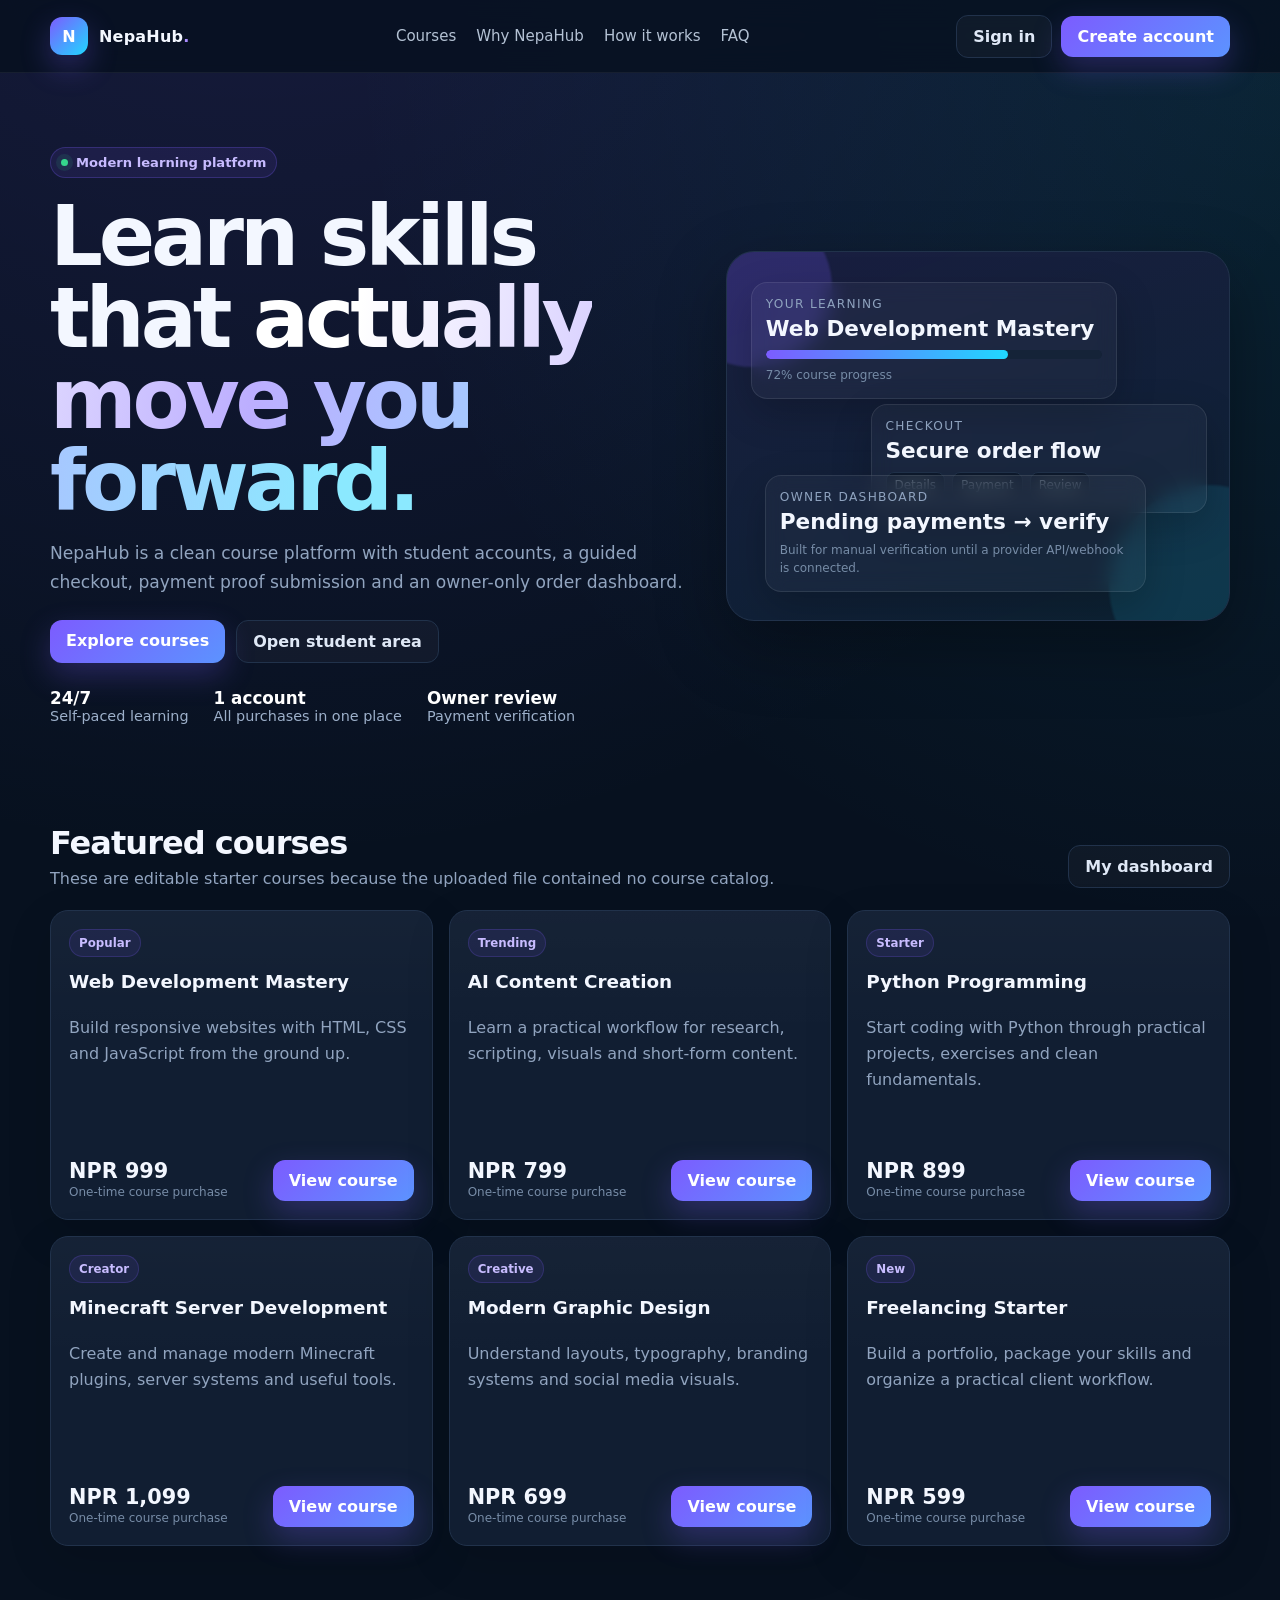
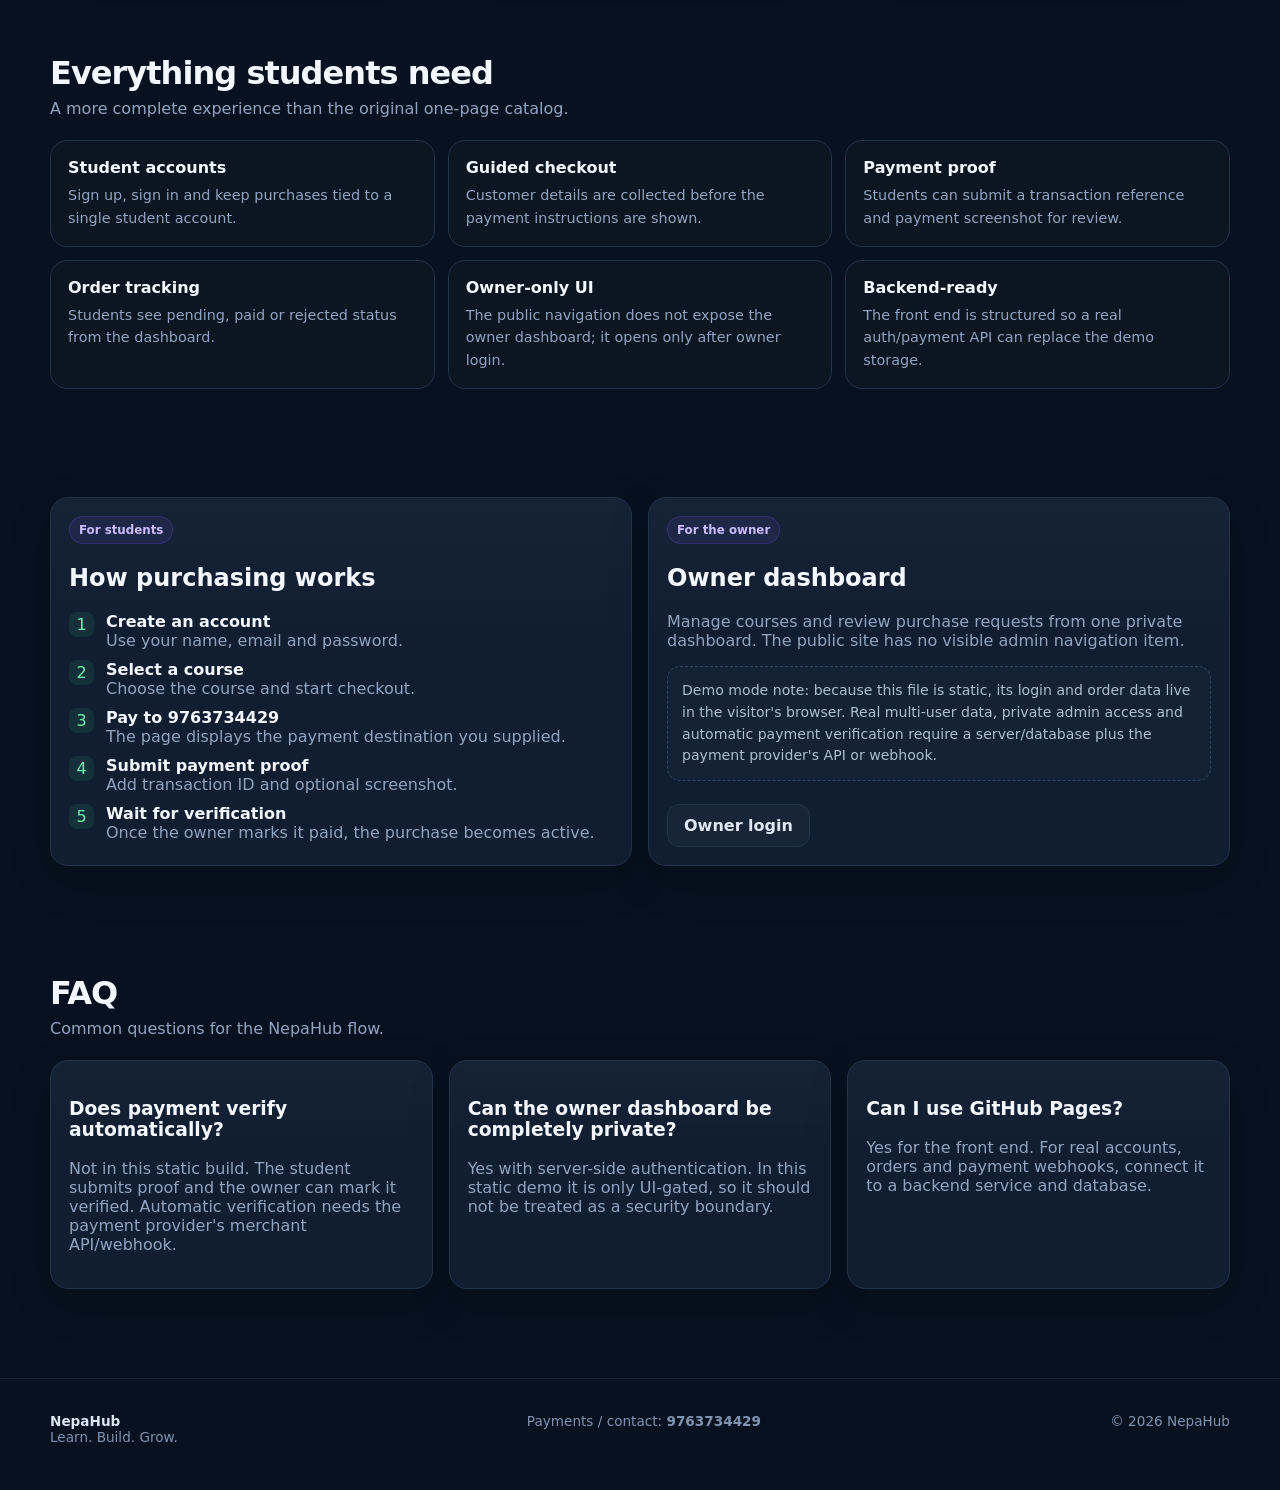
<file: nepahub.html>
<!DOCTYPE html>
<html lang="en">
<head>
<meta charset="UTF-8">
<meta name="viewport" content="width=device-width, initial-scale=1, viewport-fit=cover">
<meta name="theme-color" content="#07111f">
<meta name="description" content="NepaHub — modern online courses, secure checkout flow, student dashboard and owner dashboard.">
<title>NepaHub — Learn. Build. Grow.</title>
<style>
:root{--bg:#07111f;--bg2:#0d1728;--card:#111e32;--card2:#0b1626;--text:#f3f7ff;--muted:#91a4bf;--line:#21324b;--primary:#7c5cff;--primary2:#20d7ff;--good:#35d68c;--warn:#ffca63;--bad:#ff6b7a;--shadow:0 24px 70px rgba(0,0,0,.32);--radius:20px;--max:1180px}
*{box-sizing:border-box}html{scroll-behavior:smooth;scroll-padding-top:84px}body{margin:0;background:radial-gradient(circle at 20% -10%,rgba(124,92,255,.16),transparent 33%),radial-gradient(circle at 100% 0%,rgba(32,215,255,.10),transparent 28%),var(--bg);color:var(--text);font-family:Inter,system-ui,-apple-system,Segoe UI,Roboto,Arial,sans-serif}a{text-decoration:none;color:inherit}button,input,textarea,select{font:inherit}button{cursor:pointer}
.container{width:min(var(--max),calc(100% - 34px));margin:auto}.topbar{position:sticky;top:0;z-index:50;background:rgba(7,17,31,.82);backdrop-filter:blur(15px);border-bottom:1px solid rgba(255,255,255,.06)}.nav{height:72px;display:flex;align-items:center;justify-content:space-between;gap:18px}.brand{display:flex;align-items:center;gap:11px;font-weight:900;letter-spacing:.2px}.brand-mark{width:38px;height:38px;border-radius:12px;background:linear-gradient(135deg,var(--primary),var(--primary2));display:grid;place-items:center;color:white;box-shadow:0 12px 30px rgba(124,92,255,.30)}.brand span{color:#a98cff}.navlinks{display:flex;gap:20px;color:#b4c2d4;font-size:.94rem}.navlinks a:hover{color:#fff}.nav-actions{display:flex;gap:9px;align-items:center}.btn{border:none;border-radius:12px;padding:11px 16px;font-weight:800;transition:.2s transform,.2s box-shadow,.2s opacity}.btn:hover{transform:translateY(-1px)}.btn-primary{color:#fff;background:linear-gradient(135deg,var(--primary),#5c93ff);box-shadow:0 12px 30px rgba(124,92,255,.26)}.btn-ghost{color:#dfe8f6;background:rgba(255,255,255,.03);border:1px solid var(--line)}.btn-danger{background:rgba(255,107,122,.10);color:#ff9aa5;border:1px solid rgba(255,107,122,.22)}.btn-good{background:rgba(53,214,140,.10);color:#6ef0ae;border:1px solid rgba(53,214,140,.22)}.hide{display:none!important}
.hero{padding:74px 0 46px}.hero-grid{display:grid;grid-template-columns:1.12fr .88fr;gap:34px;align-items:center}.eyebrow{display:inline-flex;align-items:center;gap:8px;padding:7px 10px;border-radius:999px;background:rgba(124,92,255,.10);border:1px solid rgba(124,92,255,.25);color:#c7bbff;font-size:.82rem;font-weight:800}.dot{width:7px;height:7px;border-radius:50%;background:var(--good);box-shadow:0 0 0 5px rgba(53,214,140,.10)}h1{font-size:clamp(2.4rem,7vw,5.2rem);line-height:.98;margin:18px 0 17px;letter-spacing:-.05em}.gradient{background:linear-gradient(100deg,#fff 10%,#bcaeff 48%,#8be9ff 92%);-webkit-background-clip:text;background-clip:text;color:transparent}.hero p{max-width:650px;color:var(--muted);font-size:1.07rem;line-height:1.7}.hero-cta{display:flex;gap:11px;flex-wrap:wrap;margin-top:23px}.hero-stats{display:flex;gap:25px;flex-wrap:wrap;margin-top:25px;color:#9db0ca;font-size:.9rem}.hero-stats strong{display:block;color:#fff;font-size:1.05rem}.hero-art{min-height:370px;border-radius:28px;border:1px solid var(--line);background:linear-gradient(160deg,rgba(124,92,255,.12),rgba(32,215,255,.06)),var(--card2);box-shadow:var(--shadow);padding:18px;position:relative;overflow:hidden}.orb{position:absolute;border-radius:50%;filter:blur(1px)}.orb.a{width:160px;height:160px;background:rgba(124,92,255,.22);left:-55px;top:-45px}.orb.b{width:200px;height:200px;background:rgba(32,215,255,.12);right:-80px;bottom:-65px}.floating{position:absolute;border:1px solid rgba(255,255,255,.09);background:rgba(255,255,255,.035);backdrop-filter:blur(10px);border-radius:16px;padding:14px;box-shadow:0 14px 40px rgba(0,0,0,.20)}.f1{left:24px;top:30px;width:73%}.f2{right:22px;top:152px;width:67%}.f3{left:38px;bottom:28px;width:76%}.mini-title{font-size:.76rem;color:#8fa3bf;text-transform:uppercase;letter-spacing:.11em}.mini-big{font-size:1.35rem;font-weight:900;margin-top:5px}.progress{height:9px;background:#152338;border-radius:99px;overflow:hidden;margin-top:9px}.progress i{display:block;height:100%;width:72%;background:linear-gradient(90deg,var(--primary),var(--primary2));border-radius:99px}.chip-row{display:flex;flex-wrap:wrap;gap:7px;margin-top:9px}.chip{font-size:.75rem;color:#b9c7d9;background:#0d1a2d;border:1px solid var(--line);padding:5px 8px;border-radius:8px}
.section{padding:54px 0}.section-head{display:flex;justify-content:space-between;gap:18px;align-items:end;margin-bottom:22px}.section-head h2{font-size:2rem;margin:0;letter-spacing:-.03em}.section-head p{color:var(--muted);margin:7px 0 0}.grid{display:grid;grid-template-columns:repeat(3,1fr);gap:16px}.card{background:linear-gradient(180deg,rgba(255,255,255,.018),transparent 40%),var(--card);border:1px solid var(--line);border-radius:18px;padding:18px;box-shadow:0 15px 45px rgba(0,0,0,.13)}.course-card{display:flex;flex-direction:column;min-height:310px}.badge{display:inline-flex;width:max-content;padding:6px 9px;border-radius:999px;background:rgba(124,92,255,.10);border:1px solid rgba(124,92,255,.20);color:#c8bcff;font-size:.74rem;font-weight:800}.course-card h3{margin:14px 0 7px;font-size:1.15rem}.course-card p{color:var(--muted);line-height:1.6;min-height:70px}.price{font-size:1.3rem;font-weight:900}.course-footer{display:flex;justify-content:space-between;gap:10px;align-items:center;margin-top:auto}.features{display:grid;grid-template-columns:repeat(3,1fr);gap:13px}.feature{padding:17px;border:1px solid var(--line);border-radius:17px;background:rgba(255,255,255,.018)}.feature b{display:block;margin-bottom:7px}.feature span{color:var(--muted);line-height:1.55;font-size:.9rem}.split{display:grid;grid-template-columns:1fr 1fr;gap:16px}.list{display:grid;gap:10px}.list-row{display:flex;gap:12px;align-items:flex-start}.check{width:25px;height:25px;border-radius:8px;background:rgba(53,214,140,.10);color:#6ef0ae;display:grid;place-items:center;flex:0 0 auto}.testimonial{font-style:italic;color:#c7d2e1;line-height:1.7}.muted{color:var(--muted)}.notice{padding:13px 14px;border:1px dashed #2c4566;border-radius:13px;background:rgba(255,255,255,.018);color:#aebed2;font-size:.88rem;line-height:1.55}
footer{padding:34px 0 45px;border-top:1px solid rgba(255,255,255,.06);margin-top:35px;color:#7f94af;font-size:.85rem}.footer-grid{display:flex;justify-content:space-between;gap:18px;flex-wrap:wrap}.footer-brand{font-weight:900;color:#dce7f5}
.modal-backdrop{position:fixed;inset:0;background:rgba(2,7,14,.76);backdrop-filter:blur(8px);display:none;align-items:center;justify-content:center;padding:16px;z-index:100}.modal-backdrop.open{display:flex}.modal{width:min(620px,100%);max-height:90vh;overflow:auto;background:#0b1627;border:1px solid var(--line);border-radius:22px;box-shadow:var(--shadow);padding:22px;position:relative}.modal.wide{width:min(920px,100%)}.close{position:absolute;right:15px;top:14px;width:35px;height:35px;border-radius:10px;border:1px solid var(--line);background:#101d31;color:#bcc9da}.modal h2{margin:0 36px 7px}.modal-sub{color:var(--muted);margin:0 0 18px}.form-grid{display:grid;grid-template-columns:1fr 1fr;gap:11px}.field{display:flex;flex-direction:column;gap:6px;margin-bottom:11px}.field.full{grid-column:1/-1}.field label{font-size:.82rem;color:#9fb2cb}.field input,.field textarea,.field select{width:100%;padding:12px 13px;border-radius:11px;border:1px solid var(--line);background:#081323;color:#eef4fb;outline:none}.field input:focus,.field textarea:focus,.field select:focus{border-color:#6f86ff;box-shadow:0 0 0 3px rgba(124,92,255,.12)}.modal-actions{display:flex;gap:9px;justify-content:flex-end;flex-wrap:wrap;margin-top:9px}.switch-line{display:flex;gap:8px;align-items:center;color:#a8b9cd;font-size:.86rem}.switch-line input{accent-color:var(--primary)}
.auth-tabs{display:flex;gap:4px;background:#081322;padding:4px;border-radius:12px;margin-bottom:18px}.auth-tabs button{flex:1;background:transparent;border:none;color:#8ea3be;padding:10px;border-radius:9px}.auth-tabs button.active{background:#14243a;color:#fff;font-weight:800}.status{padding:11px 12px;border-radius:11px;font-size:.85rem;margin-top:10px}.status.ok{background:rgba(53,214,140,.09);color:#72ecb0;border:1px solid rgba(53,214,140,.20)}.status.err{background:rgba(255,107,122,.08);color:#ff9ba6;border:1px solid rgba(255,107,122,.18)}.status.info{background:rgba(32,215,255,.07);color:#8deaff;border:1px solid rgba(32,215,255,.17)}
.checkout{display:grid;grid-template-columns:1fr .9fr;gap:16px}.summary-box{padding:16px;border:1px solid var(--line);border-radius:16px;background:#091526}.amount{font-size:2rem;font-weight:950}.pay-target{font-size:1.2rem;font-weight:950;letter-spacing:.03em;color:#fff}.pay-methods{display:grid;grid-template-columns:repeat(3,1fr);gap:8px;margin:10px 0}.pay-method{padding:10px;border:1px solid var(--line);border-radius:11px;background:#0c1930;color:#b7c6da;text-align:center}.pay-method.active{border-color:#6f86ff;color:#fff;background:#111f38}.tiny{font-size:.75rem;color:#778ca7;line-height:1.5}.upload{padding:12px;border:1px dashed #35506f;border-radius:12px;background:#0a1729}.admin-tabs{display:flex;gap:7px;flex-wrap:wrap;margin:5px 0 17px}.admin-tabs button{border:1px solid var(--line);background:#091526;color:#9db0c9;border-radius:10px;padding:9px 12px}.admin-tabs button.active{background:#14233a;color:#fff;border-color:#3e5b82}.admin-section{display:none}.admin-section.active{display:block}.kpis{display:grid;grid-template-columns:repeat(4,1fr);gap:10px;margin-bottom:14px}.kpi{padding:14px;border:1px solid var(--line);border-radius:14px;background:#091526}.kpi b{font-size:1.35rem;display:block;margin-top:4px}.table-wrap{overflow:auto;border:1px solid var(--line);border-radius:14px}.table{width:100%;border-collapse:collapse;min-width:720px}.table th,.table td{padding:12px;border-bottom:1px solid rgba(255,255,255,.06);text-align:left;font-size:.82rem}.table th{color:#8ea3bd;background:#081322;position:sticky;top:0}.table td{color:#b9c8da}.tag{display:inline-flex;padding:5px 8px;border-radius:999px;font-size:.72rem;font-weight:800}.tag.pending{background:rgba(255,202,99,.10);color:#ffd77f}.tag.paid{background:rgba(53,214,140,.10);color:#74edb0}.tag.rejected{background:rgba(255,107,122,.10);color:#ff9ba6}.admin-grid{display:grid;grid-template-columns:1fr 1fr;gap:13px}.empty{padding:22px;text-align:center;color:#7f93ac;border:1px dashed var(--line);border-radius:13px}
.toast{position:fixed;left:50%;bottom:18px;transform:translateX(-50%) translateY(20px);padding:12px 15px;border-radius:12px;border:1px solid var(--line);background:#0c1a2e;color:#e9f1fb;opacity:0;pointer-events:none;transition:.25s;z-index:200;box-shadow:var(--shadow)}.toast.show{opacity:1;transform:translateX(-50%) translateY(0)}
.mobile-menu{display:none}.mobile-btn{display:none}
@media(max-width:920px){.hero-grid,.split,.checkout{grid-template-columns:1fr}.grid{grid-template-columns:repeat(2,1fr)}.features{grid-template-columns:1fr 1fr}.navlinks{display:none}.mobile-btn{display:inline-flex}.mobile-menu{display:none;padding:10px 0 15px}.mobile-menu.open{display:grid;gap:8px}.mobile-menu a{padding:10px 0;color:#b9c7d8}.kpis{grid-template-columns:1fr 1fr}}
@media(max-width:620px){.container{width:min(var(--max),calc(100% - 22px))}.nav{height:64px}.nav-actions .btn-ghost{display:none}.hero{padding-top:45px}.grid,.features,.admin-grid,.form-grid{grid-template-columns:1fr}.field.full{grid-column:auto}.hero-art{min-height:320px}.section{padding:42px 0}.section-head{align-items:start;flex-direction:column}.pay-methods{grid-template-columns:1fr}.modal{padding:18px}.kpis{grid-template-columns:1fr 1fr}}
</style>
</head>
<body>
<header class="topbar">
  <div class="container">
    <div class="nav">
      <a class="brand" href="#home"><div class="brand-mark">N</div><div>NepaHub<span>.</span></div></a>
      <nav class="navlinks">
        <a href="#courses">Courses</a><a href="#features">Why NepaHub</a><a href="#how">How it works</a><a href="#faq">FAQ</a>
      </nav>
      <div class="nav-actions"><button class="btn btn-ghost" id="accountBtn">Sign in</button><button class="btn btn-primary" id="signupBtn">Create account</button><button class="btn btn-ghost mobile-btn" id="mobileBtn">Menu</button></div>
    </div>
    <div class="mobile-menu" id="mobileMenu"><a href="#courses">Courses</a><a href="#features">Why NepaHub</a><a href="#how">How it works</a><a href="#faq">FAQ</a></div>
  </div>
</header>

<section class="hero" id="home"><div class="container hero-grid">
  <div><div class="eyebrow"><span class="dot"></span> Modern learning platform</div><h1>Learn skills that <span class="gradient">actually move you forward.</span></h1><p>NepaHub is a clean course platform with student accounts, a guided checkout, payment proof submission and an owner-only order dashboard.</p><div class="hero-cta"><a class="btn btn-primary" href="#courses">Explore courses</a><button class="btn btn-ghost" id="heroAccount">Open student area</button></div><div class="hero-stats"><div><strong>24/7</strong>Self-paced learning</div><div><strong>1 account</strong>All purchases in one place</div><div><strong>Owner review</strong>Payment verification</div></div></div>
  <div class="hero-art"><div class="orb a"></div><div class="orb b"></div><div class="floating f1"><div class="mini-title">Your learning</div><div class="mini-big">Web Development Mastery</div><div class="progress"><i></i></div><div class="tiny" style="margin-top:7px">72% course progress</div></div><div class="floating f2"><div class="mini-title">Checkout</div><div class="mini-big">Secure order flow</div><div class="chip-row"><span class="chip">Details</span><span class="chip">Payment</span><span class="chip">Review</span></div></div><div class="floating f3"><div class="mini-title">Owner dashboard</div><div class="mini-big">Pending payments → verify</div><div class="tiny" style="margin-top:7px">Built for manual verification until a provider API/webhook is connected.</div></div></div>
</div></section>

<section class="section" id="courses"><div class="container"><div class="section-head"><div><h2>Featured courses</h2><p>These are editable starter courses because the uploaded file contained no course catalog.</p></div><button class="btn btn-ghost" id="dashboardBtn">My dashboard</button></div><div class="grid" id="courseGrid"></div></div></section>

<section class="section" id="features"><div class="container"><div class="section-head"><div><h2>Everything students need</h2><p>A more complete experience than the original one-page catalog.</p></div></div><div class="features"><div class="feature"><b>Student accounts</b><span>Sign up, sign in and keep purchases tied to a single student account.</span></div><div class="feature"><b>Guided checkout</b><span>Customer details are collected before the payment instructions are shown.</span></div><div class="feature"><b>Payment proof</b><span>Students can submit a transaction reference and payment screenshot for review.</span></div><div class="feature"><b>Order tracking</b><span>Students see pending, paid or rejected status from the dashboard.</span></div><div class="feature"><b>Owner-only UI</b><span>The public navigation does not expose the owner dashboard; it opens only after owner login.</span></div><div class="feature"><b>Backend-ready</b><span>The front end is structured so a real auth/payment API can replace the demo storage.</span></div></div></div></section>

<section class="section" id="how"><div class="container split"><div class="card"><div class="badge">For students</div><h2>How purchasing works</h2><div class="list"><div class="list-row"><div class="check">1</div><div><b>Create an account</b><div class="muted">Use your name, email and password.</div></div></div><div class="list-row"><div class="check">2</div><div><b>Select a course</b><div class="muted">Choose the course and start checkout.</div></div></div><div class="list-row"><div class="check">3</div><div><b>Pay to 9763734429</b><div class="muted">The page displays the payment destination you supplied.</div></div></div><div class="list-row"><div class="check">4</div><div><b>Submit payment proof</b><div class="muted">Add transaction ID and optional screenshot.</div></div></div><div class="list-row"><div class="check">5</div><div><b>Wait for verification</b><div class="muted">Once the owner marks it paid, the purchase becomes active.</div></div></div></div></div><div class="card"><div class="badge">For the owner</div><h2>Owner dashboard</h2><p class="muted">Manage courses and review purchase requests from one private dashboard. The public site has no visible admin navigation item.</p><div class="notice">Demo mode note: because this file is static, its login and order data live in the visitor's browser. Real multi-user data, private admin access and automatic payment verification require a server/database plus the payment provider's API or webhook.</div><div class="hero-cta"><button class="btn btn-ghost" id="ownerLoginBtn">Owner login</button></div></div></div></section>

<section class="section" id="faq"><div class="container"><div class="section-head"><div><h2>FAQ</h2><p>Common questions for the NepaHub flow.</p></div></div><div class="grid"><div class="card"><h3>Does payment verify automatically?</h3><p class="muted">Not in this static build. The student submits proof and the owner can mark it verified. Automatic verification needs the payment provider's merchant API/webhook.</p></div><div class="card"><h3>Can the owner dashboard be completely private?</h3><p class="muted">Yes with server-side authentication. In this static demo it is only UI-gated, so it should not be treated as a security boundary.</p></div><div class="card"><h3>Can I use GitHub Pages?</h3><p class="muted">Yes for the front end. For real accounts, orders and payment webhooks, connect it to a backend service and database.</p></div></div></div></section>

<footer><div class="container footer-grid"><div><div class="footer-brand">NepaHub</div><div>Learn. Build. Grow.</div></div><div>Payments / contact: <strong>9763734429</strong></div><div>© <span id="year"></span> NepaHub</div></div></footer>

<!-- AUTH -->
<div class="modal-backdrop" id="authModal"><div class="modal">
  <button class="close" data-close="authModal">✕</button><h2>Welcome to NepaHub</h2><p class="modal-sub">Sign in to track purchases or create a new student account.</p>
  <div class="auth-tabs"><button id="tabSignIn" class="active">Sign in</button><button id="tabSignUp">Create account</button></div>
  <form id="signInForm"><div class="field"><label>Email</label><input id="loginEmail" type="email" required autocomplete="email"></div><div class="field"><label>Password</label><input id="loginPassword" type="password" required autocomplete="current-password"></div><button class="btn btn-primary" style="width:100%">Sign in</button></form>
  <form id="signUpForm" class="hide"><div class="form-grid"><div class="field"><label>Full name</label><input id="signupName" required autocomplete="name"></div><div class="field"><label>Email</label><input id="signupEmail" type="email" required autocomplete="email"></div><div class="field full"><label>Password</label><input id="signupPassword" type="password" minlength="6" required autocomplete="new-password"></div></div><button class="btn btn-primary" style="width:100%">Create account</button></form>
  <div id="authMsg"></div>
</div></div>

<!-- COURSE DETAIL -->
<div class="modal-backdrop" id="courseModal"><div class="modal"><button class="close" data-close="courseModal">✕</button><div id="courseDetail"></div></div></div>

<!-- CHECKOUT -->
<div class="modal-backdrop" id="checkoutModal"><div class="modal wide"><button class="close" data-close="checkoutModal">✕</button><h2>Checkout</h2><p class="modal-sub">Complete your details, make the payment, then submit the payment reference.</p><div class="checkout"><div><form id="checkoutForm"><div class="form-grid"><div class="field"><label>Full name</label><input id="buyerName" required></div><div class="field"><label>Email</label><input id="buyerEmail" type="email" required></div><div class="field"><label>Phone</label><input id="buyerPhone" inputmode="tel" required></div><div class="field"><label>Website / profile URL</label><input id="buyerWebsite" placeholder="https://example.com"></div><div class="field full"><label>Course</label><input id="buyerCourse" readonly></div><div class="field full"><label>Payment method</label><select id="paymentMethod"><option>eSewa / mobile wallet</option><option>Khalti / mobile wallet</option><option>Bank transfer</option><option>Other</option></select></div><div class="field full"><label>Transaction / reference ID</label><input id="txId" required placeholder="Enter the payment reference after paying"></div><div class="field full"><label>Payment screenshot (optional in demo)</label><input id="proofFile" type="file" accept="image/*"></div></div><label class="switch-line"><input id="confirmPay" type="checkbox" required> I have paid the displayed amount and the reference is correct.</label><button class="btn btn-primary" style="width:100%;margin-top:14px">Submit purchase for verification</button></form><div id="checkoutMsg"></div></div><div class="summary-box"><div class="mini-title">PAYMENT DESTINATION</div><div class="pay-target" style="margin-top:5px">9763734429</div><p class="muted" style="line-height:1.55">Use the payment method available to you and send the exact course amount to the destination above.</p><div class="pay-methods"><div class="pay-method active">eSewa</div><div class="pay-method">Khalti</div><div class="pay-method">Bank</div></div><div class="notice">For true automatic payment redirection, this number must be replaced/paired with the correct merchant ID, QR, wallet account or payment link supplied by your payment provider.</div><div style="margin-top:14px"><div class="mini-title">ORDER</div><div id="checkoutSummary" class="mini-big">—</div></div></div></div></div></div>

<!-- STUDENT DASHBOARD -->
<div class="modal-backdrop" id="dashboardModal"><div class="modal wide"><button class="close" data-close="dashboardModal">✕</button><h2>Student dashboard</h2><p class="modal-sub" id="studentGreeting">—</p><div id="studentOrders"></div></div></div>

<!-- OWNER LOGIN -->
<div class="modal-backdrop" id="ownerLoginModal"><div class="modal"><button class="close" data-close="ownerLoginModal">✕</button><h2>Owner login</h2><p class="modal-sub">Private owner access.</p><form id="ownerLoginForm"><div class="field"><label>Owner email</label><input id="ownerEmail" type="email" required></div><div class="field"><label>Owner password</label><input id="ownerPassword" type="password" required></div><button class="btn btn-primary" style="width:100%">Enter dashboard</button></form><div id="ownerMsg"></div><p class="tiny" style="margin-top:12px">Demo only: the owner credentials below are stored in the page JavaScript. Move authentication to a server before accepting real money.</p></div></div>

<!-- ADMIN -->
<div class="modal-backdrop" id="adminModal"><div class="modal wide"><button class="close" data-close="adminModal">✕</button><h2>Owner dashboard</h2><p class="modal-sub">Manage courses and verify purchase requests.</p><div class="admin-tabs"><button data-admin-tab="overview" class="active">Overview</button><button data-admin-tab="orders">Orders</button><button data-admin-tab="courses">Courses</button><button id="ownerLogout" class="btn btn-danger" style="margin-left:auto">Logout</button></div><section class="admin-section active" id="admin-overview"></section><section class="admin-section" id="admin-orders"></section><section class="admin-section" id="admin-courses"></section></div></div>

<div class="toast" id="toast"></div>
<script>
const CONFIG={
  brand:'NepaHub',
  paymentNumber:'9763734429',
  // DEMO OWNER CREDENTIALS — replace with server-side auth for production.
  ownerEmail:'owner@nepahub.com',
  ownerPassword:'ChangeMe@2026',
  backendUrl:'',
  demoMode:true
};
const starterCourses=[
  {id:'web-101',title:'Web Development Mastery',desc:'Build responsive websites with HTML, CSS and JavaScript from the ground up.',price:999,category:'Development',tag:'Popular'},
  {id:'ai-101',title:'AI Content Creation',desc:'Learn a practical workflow for research, scripting, visuals and short-form content.',price:799,category:'AI & Creator',tag:'Trending'},
  {id:'python-101',title:'Python Programming',desc:'Start coding with Python through practical projects, exercises and clean fundamentals.',price:899,category:'Programming',tag:'Starter'},
  {id:'minecraft-101',title:'Minecraft Server Development',desc:'Create and manage modern Minecraft plugins, server systems and useful tools.',price:1099,category:'Minecraft',tag:'Creator'},
  {id:'design-101',title:'Modern Graphic Design',desc:'Understand layouts, typography, branding systems and social media visuals.',price:699,category:'Design',tag:'Creative'},
  {id:'freelance-101',title:'Freelancing Starter',desc:'Build a portfolio, package your skills and organize a practical client workflow.',price:599,category:'Career',tag:'New'}
];
let courses=JSON.parse(localStorage.getItem('nepahub_courses')||'null')||starterCourses;
let users=JSON.parse(localStorage.getItem('nepahub_users')||'[]');
let orders=JSON.parse(localStorage.getItem('nepahub_orders')||'[]');
let currentUser=JSON.parse(localStorage.getItem('nepahub_current_user')||'null');
let ownerAuthed=sessionStorage.getItem('nepahub_owner')==='1';
let selectedCourse=null;
const $=id=>document.getElementById(id);
const money=n=>'NPR '+Number(n||0).toLocaleString('en-IN');
function save(){localStorage.setItem('nepahub_courses',JSON.stringify(courses));localStorage.setItem('nepahub_users',JSON.stringify(users));localStorage.setItem('nepahub_orders',JSON.stringify(orders));localStorage.setItem('nepahub_current_user',JSON.stringify(currentUser));}
function toast(msg){$('toast').textContent=msg;$('toast').classList.add('show');setTimeout(()=>$('toast').classList.remove('show'),2600)}
function openModal(id){$(id).classList.add('open')}
function closeModal(id){$(id).classList.remove('open')}
function esc(s){return String(s??'').replace(/[&<>"']/g,c=>({'&':'&amp;','<':'&lt;','>':'&gt;','"':'&quot;',"'":'&#39;'}[c]))}
function renderCourses(){
  $('courseGrid').innerHTML=courses.map(c=>`<article class="card course-card"><span class="badge">${esc(c.tag||c.category)}</span><h3>${esc(c.title)}</h3><p>${esc(c.desc)}</p><div class="course-footer"><div><div class="price">${money(c.price)}</div><div class="tiny">One-time course purchase</div></div><button class="btn btn-primary" onclick="showCourse('${c.id}')">View course</button></div></article>`).join('');
}
function showCourse(id){selectedCourse=courses.find(c=>c.id===id);if(!selectedCourse)return;$('courseDetail').innerHTML=`<span class="badge">${esc(selectedCourse.tag||selectedCourse.category)}</span><h2 style="margin-left:0;margin-top:14px">${esc(selectedCourse.title)}</h2><p class="modal-sub">${esc(selectedCourse.desc)}</p><div class="summary-box"><div class="mini-title">PRICE</div><div class="amount">${money(selectedCourse.price)}</div><div class="tiny">Includes course access after payment verification.</div></div><div class="list" style="margin-top:15px"><div class="list-row"><div class="check">✓</div><div><b>Student account</b><div class="muted">Track the order and access status.</div></div></div><div class="list-row"><div class="check">✓</div><div><b>Payment review</b><div class="muted">Submit the payment reference after paying.</div></div></div><div class="list-row"><div class="check">✓</div><div><b>Owner verification</b><div class="muted">The course is activated after the order is verified.</div></div></div></div><div class="modal-actions"><button class="btn btn-ghost" data-close="courseModal">Close</button><button class="btn btn-primary" onclick="startCheckout()">Continue to checkout</button></div>`;openModal('courseModal')}
function startCheckout(){if(!selectedCourse)return;if(!currentUser){closeModal('courseModal');showAuth('signin','Please sign in before checkout.');window.__afterAuth='checkout';return;}closeModal('courseModal');$('buyerName').value=currentUser.name||'';$('buyerEmail').value=currentUser.email||'';$('buyerPhone').value=currentUser.phone||'';$('buyerWebsite').value=currentUser.website||'';$('buyerCourse').value=selectedCourse.title;$('txId').value='';$('confirmPay').checked=false;$('checkoutSummary').textContent=selectedCourse.title+' · '+money(selectedCourse.price);$('checkoutMsg').innerHTML='';openModal('checkoutModal')}
function showAuth(tab='signin',msg=''){openModal('authModal');setAuthTab(tab);$('authMsg').innerHTML=msg?`<div class="status info">${esc(msg)}</div>`:''}
function setAuthTab(tab){let signin=tab==='signin';$('tabSignIn').classList.toggle('active',signin);$('tabSignUp').classList.toggle('active',!signin);$('signInForm').classList.toggle('hide',!signin);$('signUpForm').classList.toggle('hide',signin)}
function updateAccountButton(){if(currentUser){$('accountBtn').textContent='Hi, '+(currentUser.name||'Student').split(' ')[0];$('signupBtn').textContent='Dashboard'}else{$('accountBtn').textContent='Sign in';$('signupBtn').textContent='Create account'}}
$('tabSignIn').onclick=()=>setAuthTab('signin');$('tabSignUp').onclick=()=>setAuthTab('signup');
$('accountBtn').onclick=()=>currentUser?openDashboard():showAuth('signin');$('signupBtn').onclick=()=>currentUser?openDashboard():showAuth('signup');$('heroAccount').onclick=()=>currentUser?openDashboard():showAuth('signin');$('dashboardBtn').onclick=()=>currentUser?openDashboard():showAuth('signin');$('mobileBtn').onclick=()=>$('mobileMenu').classList.toggle('open');
$('signUpForm').onsubmit=e=>{e.preventDefault();const name=$('signupName').value.trim(),email=$('signupEmail').value.trim().toLowerCase(),password=$('signupPassword').value;if(users.some(u=>u.email===email)){$('authMsg').innerHTML='<div class="status err">An account with this email already exists.</div>';return}const user={id:crypto.randomUUID(),name,email,password,createdAt:new Date().toISOString()};users.push(user);currentUser={id:user.id,name,email};save();updateAccountButton();$('authMsg').innerHTML='<div class="status ok">Account created. You are signed in.</div>';setTimeout(()=>{closeModal('authModal');if(window.__afterAuth==='checkout'&&selectedCourse){window.__afterAuth='';startCheckout()}},500)};
$('signInForm').onsubmit=e=>{e.preventDefault();const email=$('loginEmail').value.trim().toLowerCase(),password=$('loginPassword').value;const user=users.find(u=>u.email===email&&u.password===password);if(!user){$('authMsg').innerHTML='<div class="status err">Invalid email or password.</div>';return}currentUser={id:user.id,name:user.name,email:user.email,phone:user.phone||'',website:user.website||''};save();updateAccountButton();$('authMsg').innerHTML='<div class="status ok">Signed in successfully.</div>';setTimeout(()=>{closeModal('authModal');if(window.__afterAuth==='checkout'&&selectedCourse){window.__afterAuth='';startCheckout()}},400)};
function openDashboard(){if(!currentUser){showAuth('signin');return}renderDashboard();openModal('dashboardModal')}
function renderDashboard(){const mine=orders.filter(o=>o.userId===currentUser.id);$('studentGreeting').textContent=`Signed in as ${currentUser.email}`;$('studentOrders').innerHTML=mine.length?`<div class="table-wrap"><table class="table"><thead><tr><th>Course</th><th>Amount</th><th>Payment ref</th><th>Status</th></tr></thead><tbody>${mine.map(o=>`<tr><td>${esc(o.courseTitle)}</td><td>${money(o.amount)}</td><td>${esc(o.txId)}</td><td><span class="tag ${o.status}">${esc(o.status)}</span></td></tr>`).join('')}</tbody></table></div><div class="notice" style="margin-top:12px">Access is activated after the owner verifies the payment. In demo mode this happens manually from the owner dashboard.</div>`:'<div class="empty">No purchases yet. Choose a course to get started.</div>'}
$('checkoutForm').onsubmit=async e=>{e.preventDefault();if(!currentUser||!selectedCourse)return;const btn=e.submitter;btn.disabled=true;btn.textContent='Submitting…';const order={id:crypto.randomUUID(),userId:currentUser.id,studentName:$('buyerName').value.trim(),email:$('buyerEmail').value.trim().toLowerCase(),phone:$('buyerPhone').value.trim(),website:$('buyerWebsite').value.trim(),courseId:selectedCourse.id,courseTitle:selectedCourse.title,amount:selectedCourse.price,paymentMethod:$('paymentMethod').value,txId:$('txId').value.trim(),proofName:$('proofFile').files[0]?.name||'',status:'pending',createdAt:new Date().toISOString()};orders.push(order);const u=users.find(x=>x.id===currentUser.id);if(u){u.phone=order.phone;u.website=order.website}save();$('checkoutMsg').innerHTML='<div class="status ok">Purchase submitted. Your order is pending owner verification.</div>';toast('Order submitted');setTimeout(()=>{btn.disabled=false;btn.textContent='Submit purchase for verification';closeModal('checkoutModal');renderDashboard();openModal('dashboardModal')},600)};
function ownerLogin(){openModal('ownerLoginModal')}
$('ownerLoginBtn').onclick=ownerLogin;
$('ownerLoginForm').onsubmit=e=>{e.preventDefault();const email=$('ownerEmail').value.trim().toLowerCase(),password=$('ownerPassword').value;if(email!==CONFIG.ownerEmail||password!==CONFIG.ownerPassword){$('ownerMsg').innerHTML='<div class="status err">Owner credentials are incorrect.</div>';return}ownerAuthed=true;sessionStorage.setItem('nepahub_owner','1');$('ownerMsg').innerHTML='<div class="status ok">Owner access granted.</div>';setTimeout(()=>{closeModal('ownerLoginModal');renderAdmin();openModal('adminModal')},300)};
function adminTab(tab){document.querySelectorAll('[data-admin-tab]').forEach(b=>b.classList.toggle('active',b.dataset.adminTab===tab));document.querySelectorAll('.admin-section').forEach(s=>s.classList.remove('active'));$('admin-'+tab).classList.add('active');}
document.querySelectorAll('[data-admin-tab]').forEach(b=>b.onclick=()=>adminTab(b.dataset.adminTab));
$('ownerLogout').onclick=()=>{ownerAuthed=false;sessionStorage.removeItem('nepahub_owner');closeModal('adminModal');toast('Owner logged out')};
function renderAdmin(){if(!ownerAuthed){ownerLogin();return}const pending=orders.filter(o=>o.status==='pending').length,paid=orders.filter(o=>o.status==='paid').length,revenue=orders.filter(o=>o.status==='paid').reduce((a,o)=>a+Number(o.amount),0);$('admin-overview').innerHTML=`<div class="kpis"><div class="kpi"><div class="mini-title">Orders</div><b>${orders.length}</b></div><div class="kpi"><div class="mini-title">Pending</div><b>${pending}</b></div><div class="kpi"><div class="mini-title">Paid</div><b>${paid}</b></div><div class="kpi"><div class="mini-title">Revenue</div><b>${money(revenue)}</b></div></div><div class="notice">Payment destination configured in this build: <strong>${CONFIG.paymentNumber}</strong>. Automatic verification still requires a real payment API/webhook.</div>`;renderAdminOrders();renderAdminCourses()}
function renderAdminOrders(){const rows=orders.slice().reverse().map(o=>`<tr><td>${new Date(o.createdAt).toLocaleString()}</td><td>${esc(o.studentName)}<br><span class="tiny">${esc(o.email)}</span></td><td>${esc(o.courseTitle)}</td><td>${money(o.amount)}</td><td>${esc(o.txId||'—')}<br><span class="tiny">${esc(o.paymentMethod)}</span></td><td><span class="tag ${o.status}">${esc(o.status)}</span></td><td>${o.status==='pending'?`<button class="btn btn-good" onclick="setOrderStatus('${o.id}','paid')">Verify</button> <button class="btn btn-danger" onclick="setOrderStatus('${o.id}','rejected')">Reject</button>`:`<button class="btn btn-ghost" onclick="setOrderStatus('${o.id}','pending')">Set pending</button>`}</td></tr>`).join('');$('admin-orders').innerHTML=`<div class="table-wrap">${rows?`<table class="table"><thead><tr><th>Created</th><th>Student</th><th>Course</th><th>Amount</th><th>Payment</th><th>Status</th><th>Action</th></tr></thead><tbody>${rows}</tbody></table>`:'<div class="empty">No orders yet.</div>'}</div>`}
function setOrderStatus(id,status){const o=orders.find(x=>x.id===id);if(!o)return;o.status=status;o.verifiedAt=status==='paid'?new Date().toISOString():'';save();renderAdmin();adminTab('orders');toast('Order status updated')}
function renderAdminCourses(){$('admin-courses').innerHTML=`<div class="admin-grid"><div class="card"><div class="badge">Add course</div><h3>Create a new course</h3><div class="field"><label>Title</label><input id="newCourseTitle"></div><div class="field"><label>Description</label><textarea id="newCourseDesc" rows="4"></textarea></div><div class="form-grid"><div class="field"><label>Price (NPR)</label><input id="newCoursePrice" type="number" min="0"></div><div class="field"><label>Category</label><input id="newCourseCategory"></div></div><button class="btn btn-primary" style="width:100%" onclick="addCourse()">Add course</button></div><div class="card"><div class="badge">Course catalog</div><div class="list" style="margin-top:12px">${courses.map(c=>`<div class="course-row" style="display:flex;justify-content:space-between;gap:10px;align-items:center;padding:10px 0;border-bottom:1px solid rgba(255,255,255,.05)"><div><b>${esc(c.title)}</b><div class="tiny">${money(c.price)} · ${esc(c.category)}</div></div><button class="btn btn-danger" onclick="removeCourse('${c.id}')">Delete</button></div>`).join('')}</div></div></div>`}
function addCourse(){const title=$('newCourseTitle').value.trim(),desc=$('newCourseDesc').value.trim(),price=Number($('newCoursePrice').value),category=$('newCourseCategory').value.trim()||'Course';if(!title||!desc||!price){toast('Fill title, description and price');return}courses.push({id:crypto.randomUUID(),title,desc,price,category,tag:'New'});save();renderCourses();renderAdminCourses();toast('Course added')}
function removeCourse(id){courses=courses.filter(c=>c.id!==id);save();renderCourses();renderAdminCourses();toast('Course removed')}
// Hidden owner entry: Ctrl/Cmd + Shift + A or #admin. Public nav does not show it.
document.addEventListener('keydown',e=>{if((e.ctrlKey||e.metaKey)&&e.shiftKey&&e.key.toLowerCase()==='a'){e.preventDefault();ownerAuthed? (renderAdmin(),openModal('adminModal')):ownerLogin()}});
if(location.hash==='#admin'){ownerAuthed?openModal('adminModal'):ownerLogin()}
document.querySelectorAll('[data-close]').forEach(b=>b.onclick=()=>closeModal(b.dataset.close));document.querySelectorAll('.modal-backdrop').forEach(m=>m.addEventListener('click',e=>{if(e.target===m)m.classList.remove('open')}));
$('year').textContent=new Date().getFullYear();renderCourses();updateAccountButton();
</script>
</body>
</html>
</file>
